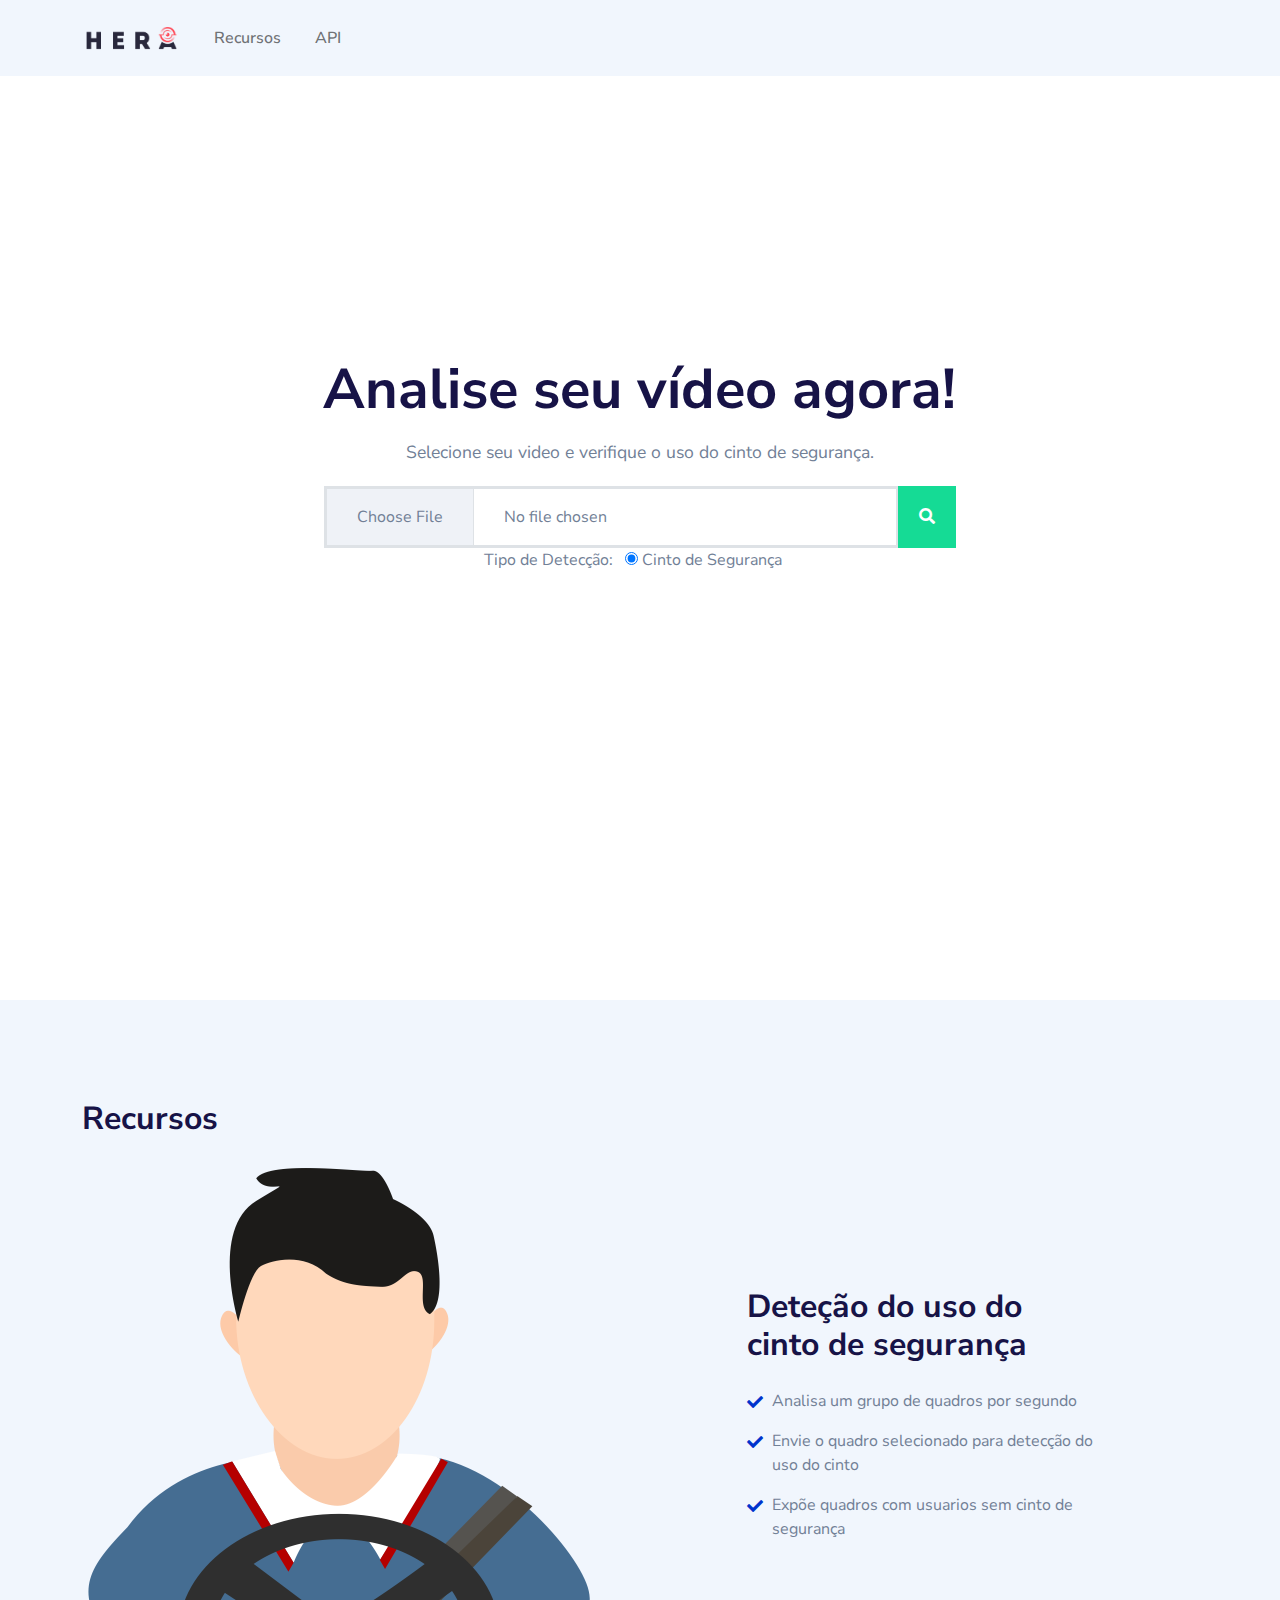
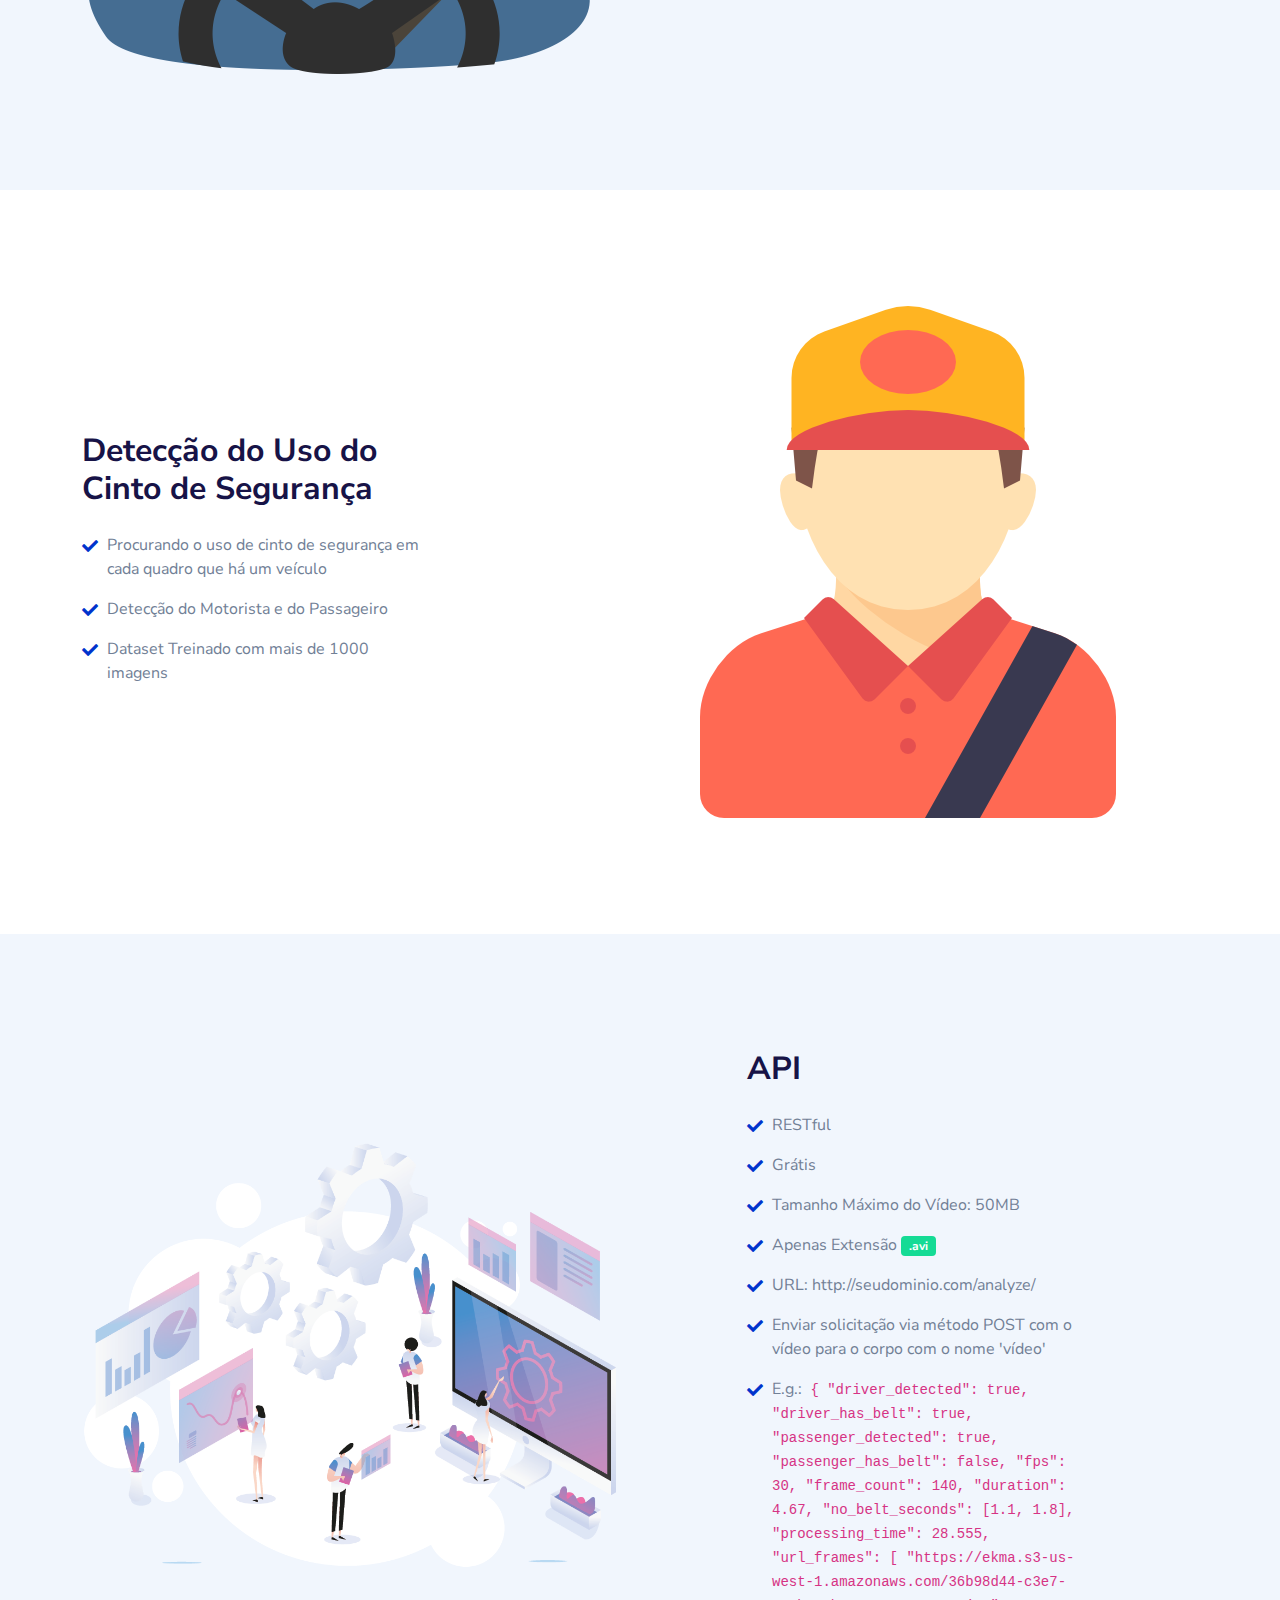
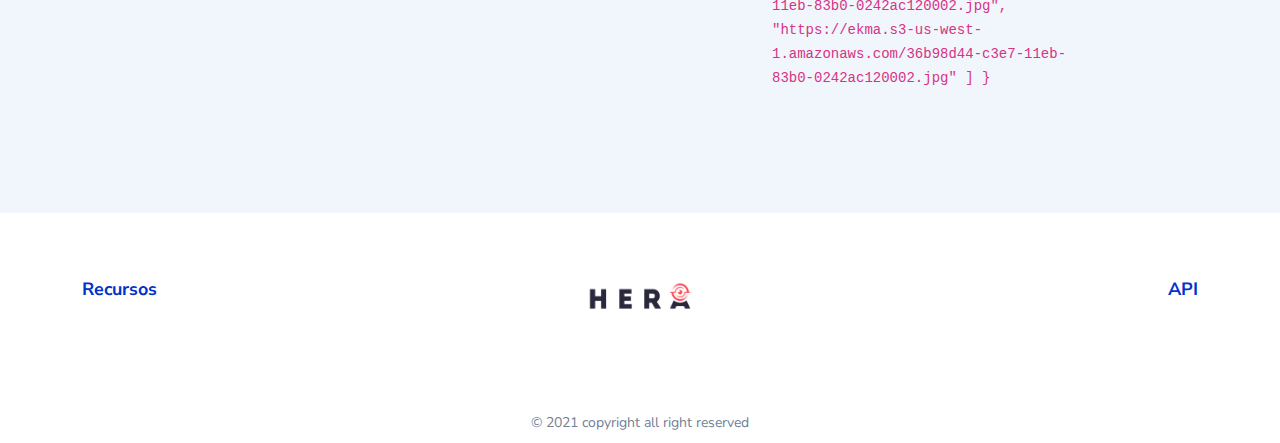
<file: site/index.html>
<!doctype html>
<html lang="en">

<head>
    <!-- metas -->
    <meta charset="utf-8">
    <meta name="author" content="99pixel" />
    <meta http-equiv="X-UA-Compatible" content="IE=edge" />
    <meta name="viewport" content="width=device-width, initial-scale=1, shrink-to-fit=no">
    <meta name="keywords" content="Mombo - Creative Multi-Purpose Template" />
    <meta name="description" content="Mombo - Creative Multi-Purpose Template" />
    <!-- title -->
    <title>Detecção de Uso de Cinto de Segurança</title>
    <!-- Favicon -->
    <link rel="shortcut icon" href="favicon.ico">
    <!-- CSS Template -->
    <link href="static/css/style.css" rel="stylesheet">
</head>

<body>
    <!-- Skippy -->
    <a id="skippy" class="sr-only sr-only-focusable u-skippy" href="#content">
        <div class="container">
            <span class="u-skiplink-text">Skip to main content</span>
        </div>
    </a>
    <!-- End Skippy -->
    <!-- Preload -->
    <div id="loading" class="preloader">
        <div class="spinner-border text-primary" role="status">
            <span class="sr-only">Loading...</span>
        </div>
    </div>
    <!-- End Preload -->
    <div class="header-height"></div>
    <!-- Header -->
    <header class="header-main header-light fixed-top">
        <nav class="navbar navbar-expand-lg navbar-light">
            <div class="container">
                <!-- Logo -->
                <a class="navbar-brand" href="index.html">
                    <img src="static/img/logo.png" width="110px" title="" alt="">
                </a>
                <!-- Logo -->
                <!-- Mobile Toggle -->
                <button class="navbar-toggler" type="button" data-toggle="collapse" data-target="#navbarSupportedContent" aria-controls="navbarSupportedContent" aria-expanded="false" aria-label="Toggle navigation">
                    <span class="navbar-toggler-icon"></span>
                </button>
                <!-- End Mobile Toggle -->
                <!-- Menu -->
                <div class="collapse navbar-collapse" id="navbarSupportedContent">
                    <ul class="navbar-nav">
                        <li class="nav-item">
                            <a href="#feature" class="nav-link">Recursos</a>
                        </li>
                        <li class="nav-item">
                            <a href="#api" class="nav-link">API</a>
                        </li>
                    </ul>
                </div>
                <!-- End Menu -->
            </div>
        </nav>
    </header>
    <!-- Header End -->
    <!-- Main -->
    <main>
        <!-- Home Banner -->

        <section class="pb-4 analyze">
            <div class="container">
                <div class="row justify-content-center pt-15 min-vh-100">
                    <div class="col-lg-9 col-xl-7 text-center pt-6">
                        <h1 class="display-4 mb-3">Analise seu vídeo agora!</h1>
                        <p class="lead">Selecione seu video e verifique o uso do cinto de segurança.</p>
                        <form method='post' id='analyze' enctype="multipart/form-data" class="d-flex flex-row mb-2 p-1 input-group" >
                            <input required id="video" name='video' type="file" class="form-control form-control-lg rounded-0 border-0" placeholder="Select a video..." style="border: solid #dee2e6 !important;">
                            <button id="uploadButton" type='submit' class="btn btn-secondary rounded-0 flex-shrink-0"><icon class="fas fa-search"/></button>

                            <div class="col-md-12">
                                <label for="html">&nbsp;Tipo de Detecção:</label>&nbsp;&nbsp;
                                <!-- <input type="radio" id="type_detection" name="type_detection" checked="" value="all"><label for="html">&nbsp;Violence + Gender</label>&nbsp;&nbsp;&nbsp;&nbsp; -->
                                <input checked type="radio" id="type_detection" name="type_detection" value="belt"><label for="html">&nbsp;Cinto de Segurança</label>&nbsp;&nbsp;&nbsp;&nbsp;
                            <!-- <input type="radio" id="type_detection" name="type_detection" value="gender"><label for="html">&nbsp;Gender only</label> -->
                            </div>

                        </form>
                    </div>
                </div>
            </div>
        </section>





        <section class="pb-4 result" style='display:none'>
            <div class="container position-relative">
                <div class="row min-vh-100 align-items-center py-5">
                    <h1>Resultado...</h1>
                    <div id="video_analyze" class="col-lg-6 py-10">
                        <video width="100%" id="video_player" class="max-width-120" controls>
                            <source src='' type=''>
                        </video>
                    </div>
                    <div class="col-lg-6 col-xl-5 py-8 mr-auto">
                        <div class="display-6 mb-3"></div>
                        <div class='display-6 duration'></div>
                        <div class='display-6 unbelted_driver'></div>      
                        <div class='display-6 unbelted_passenger'></div>
                        <div class="pt-3 text-right" style="margin-top: 10em">
                             <a href="index.html">Analisar outro vídeo</a>
                        </div>
                    </div>
                </div>
            </div>
        </section>
        <!-- End Home Banner -->
        <!-- Section -->
        <section class="section bg-gray-100 result" style='display:none'>
            <div class="container">
                <h1>Cenas Encontradas</h1>
                <div class="row align-items-center justify-content-between" style="margin-top: 3em">
                    <div class="tab-style-3 mt-3">
                        <div id="timeline_scene" class="row">                         
                           
                        </div>
                    </div>
                </div>
            </div>
        </section>





        <!-- End Home Banner -->
        <!-- Section -->
        <section class="section bg-gray-100" id="feature">
            <div class="container">
                <h2>Recursos</h2>
                <div class="row align-items-center justify-content-between">
                    <div class="col-lg-6 my-3">
                        <img src="static/img/no-belt.png" title="" alt="">
                    </div>
                    <div class="col-lg-5 my-3 pr-xl-12">
                        <h3 class="h2 mb-3">Deteção do uso do cinto de segurança</h3>
                        <ul class="list-type-02 theme">
                            <li><i class="fas fa-check"></i>Analisa um grupo de quadros por segundo</li>
                            <li><i class="fas fa-check"></i>Envie o quadro selecionado para detecção do uso do cinto</li>
                            <li><i class="fas fa-check"></i>Expõe quadros com usuarios sem cinto de segurança</li>
                        </ul>
                    </div>
                </div>
            </div>
        </section>
        <!-- End Section -->
         <!-- Section -->
        <section class="section">
            <div class="container">
                <div class="row align-items-center justify-content-between">
                    <div class="col-lg-5 my-3 pr-xl-12">
                        <h3 class="h2 mb-3">Detecção do Uso do Cinto de Segurança</h3>
                        <ul class="list-type-02 theme">
                            <li><i class="fas fa-check"></i>Procurando o uso de cinto de segurança em cada quadro que há um veículo</li>
                            <li><i class="fas fa-check"></i>Detecção do Motorista e do Passageiro</li>
                            <li><i class="fas fa-check"></i>Dataset Treinado com mais de 1000 imagens</li>
                        </ul>
                    </div>
                    <div class="col-lg-6 my-3">
                        <img src="static/img/belt.png" title="" alt="">
                    </div>
                </div>
            </div>
        </section>
        <!-- End Section -->
         <!-- Section -->
        <section class="section bg-gray-100" id="api">
            <div class="container">
                <div class="row align-items-center justify-content-between">
                    <div class="col-lg-6 my-3">
                        <img src="static/img/api.png" title="" alt="">
                    </div>
                    <div class="col-lg-5 my-3 pr-xl-12">
                        <h3 class="h2 mb-3">API</h3>
                        <ul class="list-type-02 theme">
                            <li><i class="fas fa-check"></i>RESTful</li>
                            <li><i class="fas fa-check"></i>Grátis</li>
                            <li><i class="fas fa-check"></i>Tamanho Máximo do Vídeo: 50MB</li>
                            <li><i class="fas fa-check"></i>Apenas Extensão <span class="badge bg-secondary">.avi</span> </li>
                            <li><i class="fas fa-check"></i>URL: http://seudominio.com/analyze/</li>
                            <li><i class="fas fa-check"></i>Enviar solicitação via método POST com o vídeo para o corpo com o nome 'vídeo'</li>
                            <li><i class="fas fa-check"></i>E.g.:<code>
{
    "driver_detected": true,
    "driver_has_belt": true,
    "passenger_detected": true,
    "passenger_has_belt": false,
    "fps": 30,
    "frame_count": 140,
    "duration": 4.67,
    "no_belt_seconds": [1.1, 1.8],
    "processing_time": 28.555,
    "url_frames": [
        "https://ekma.s3-us-west-1.amazonaws.com/36b98d44-c3e7-11eb-83b0-0242ac120002.jpg",
        "https://ekma.s3-us-west-1.amazonaws.com/36b98d44-c3e7-11eb-83b0-0242ac120002.jpg"
    ]
}
</code></li>
                        </ul>
                    </div>
                </div>
            </div>
        </section>
        <!-- End Section -->
        
    </main>
    <!-- End Main -->
    <!-- Footer-->
    <footer class="footer effect-section">
        <div class="footer-top">
            <div class="container">
                <div class="row justify-content-center">
                    <div class="col-lg-4 col-sm-6 my-3">
                        <h6 class="">
                            <a href="#feature">Recursos</a>
                        </h6>
                    </div>
                    <div class="col-lg-4 col-sm-6 my-3">
                        <div class="text-center">
                            <img src="static/img/logo.png" width="110px" title="" alt="">
                        </div>
                    </div>
                    <div class="col-lg-4 col-sm-6 my-3">
                        <h6 class="text-right">
                            <a href="#api">API</a>
                        </h6>
                    </div>
                </div>
            </div>
        </div>
        <div class="footer-bottom footer-border-light position-relative">
            <div class="container">
                <div class="row">
                    <div class="col-md-12" style="margin-bottom: 15px">
                        <div class="nav justify-content-center">
                            <!--<a href="#" class="icon icon-sm icon-light mr-2 rounded-circle"><i class="fab fa-facebook-f"></i></a>
                            <a href="#" class="icon icon-sm icon-light mr-2 rounded-circle"><i class="fab fa-twitter"></i></a>
                            <a href="#" class="icon icon-sm icon-light mr-2 rounded-circle"><i class="fab fa-linkedin-in"></i></a>
                            <a href="#" class="icon icon-sm icon-light mr-2 rounded-circle"><i class="fab fa-instagram"></i></a>-->
                        </div>
                    </div>
                    <div class="col-md-12 text-center">
                        <p class="m-0 small">© 2021 copyright all right reserved</p>
                    </div>
                </div>
            </div>
        </div>
    </footer>
    <!-- End Footer -->
    <!-- jquery -->
    <script src="static/js/jquery-3.5.1.min.js"></script>
    <!-- appear -->
    <script src="static/vendor/appear/jquery.appear.js"></script>
    <!--bootstrap-->
    <script src="static/vendor/bootstrap/js/bootstrap.bundle.min.js"></script>
    <!-- countTo -->
    <script src="static/vendor/counter/jquery.countTo.js"></script>
    <!-- typed -->
    <script src="static/vendor/typed/typed.js"></script>
    <!-- owl-carousel -->
    <script src="static/vendor/owl-carousel/js/owl.carousel.min.js"></script>
    <!-- magnific -->
    <script src="static/vendor/magnific/jquery.magnific-popup.min.js"></script>
    <!-- isotope -->
    <script src="static/vendor/isotope/isotope.pkgd.min.js"></script>
    <!-- jarallax -->
    <script src="static/vendor/jarallax/jarallax-all.js"></script>
    <!-- easy-pie-chart -->
    <script src="static/vendor/easy-pie-chart/jquery.easypiechart.min.js"></script>
    <!-- Theme Js -->
    <script src="static/js/custom.js"></script>

    
    <script src="static/js/jquery.blockUI.js"></script>
    <script src="static/js/validacao-upload.js"></script>
    
    <script src="static/js/send.js"></script>
</body>
<!-- end body -->

</html>
</file>
